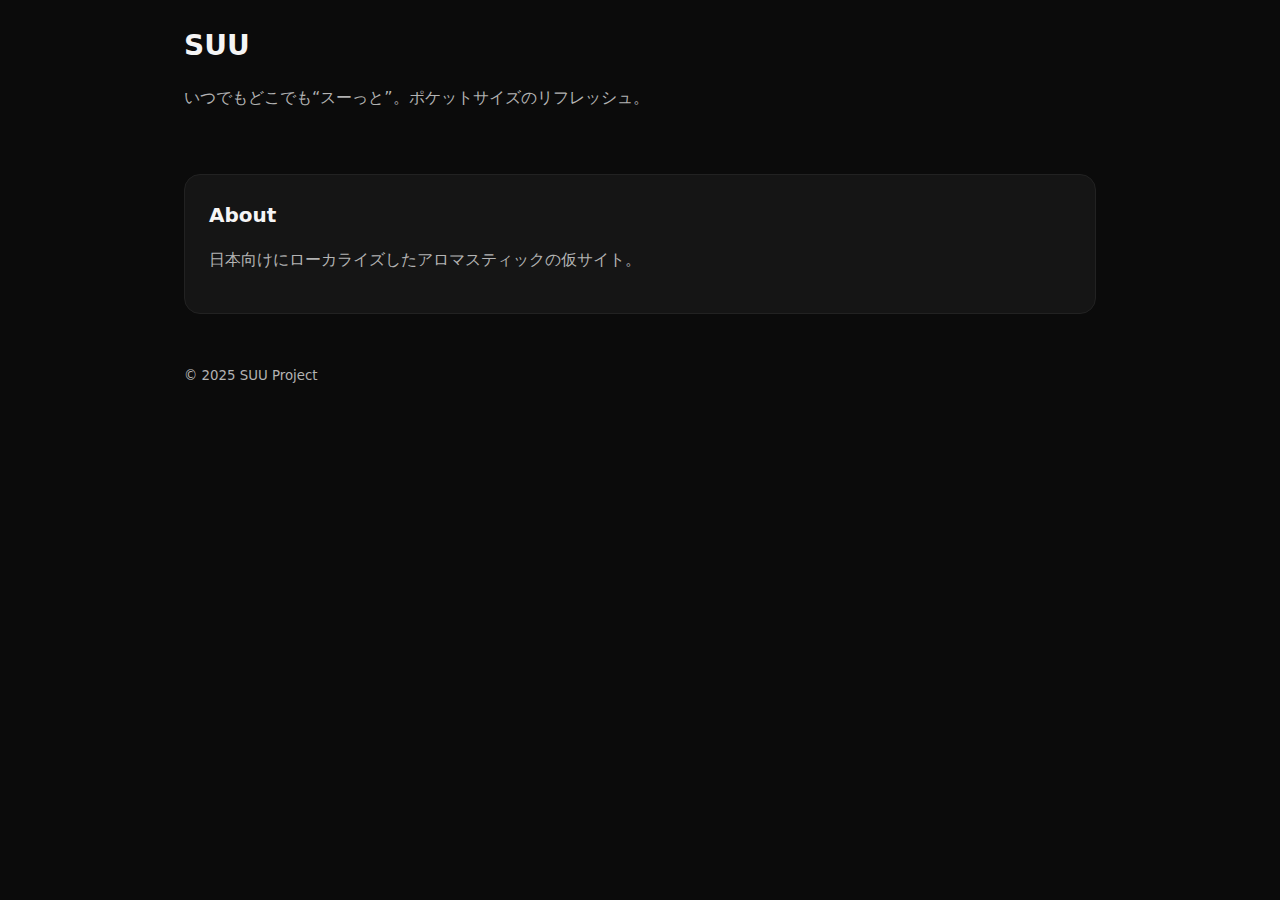
<file: index.html>
<!doctype html>
<html lang="ja">
<head>
  <meta charset="utf-8" />
  <meta name="viewport" content="width=device-width, initial-scale=1" />
  <title>SUU | Minimal Sample</title>
  <link rel="stylesheet" href="styles.css" />
</head>
<body>
  <header class="container">
    <h1>SUU</h1>
    <p>いつでもどこでも“スーっと”。ポケットサイズのリフレッシュ。</p>
  </header>

  <main class="container">
    <section class="card">
      <h2>About</h2>
      <p>日本向けにローカライズしたアロマスティックの仮サイト。</p>
    </section>
  </main>

  <footer class="container">
    <small>&copy; 2025 SUU Project</small>
  </footer>
</body>
</html>
</file>
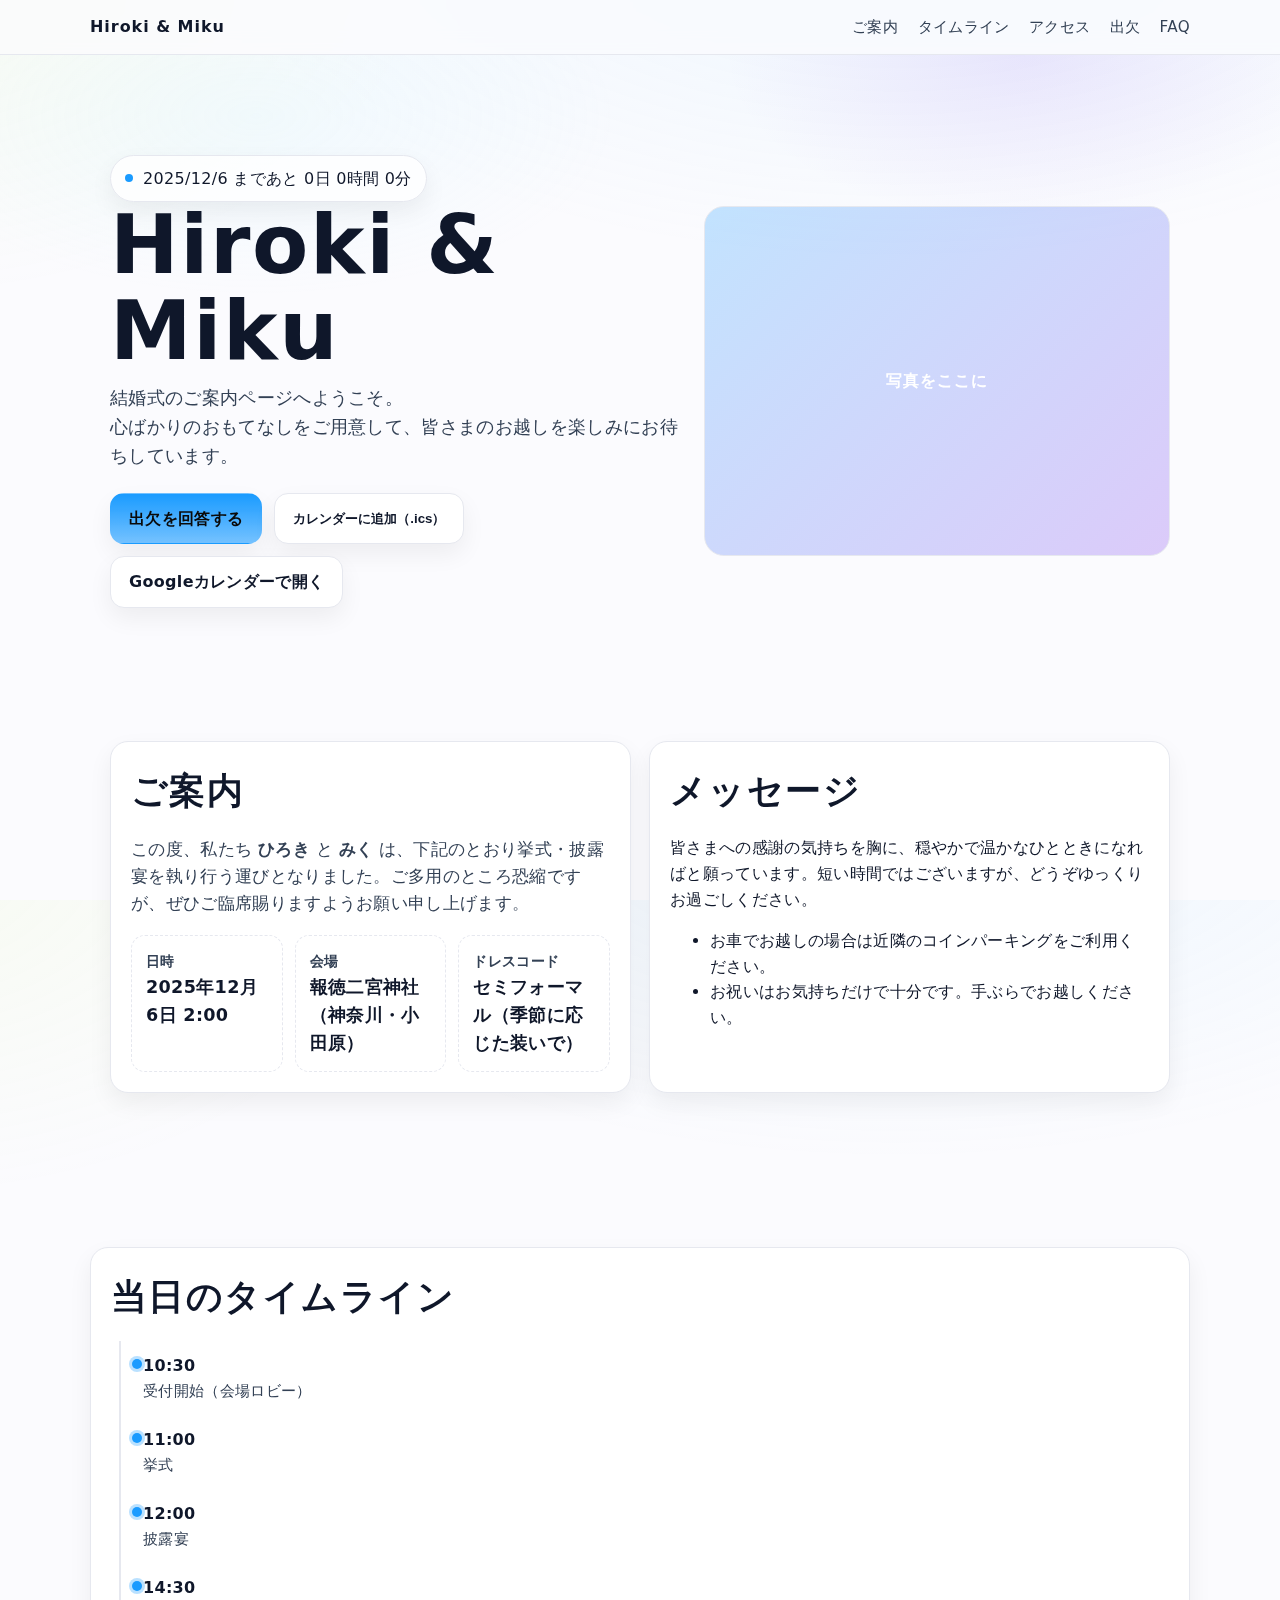
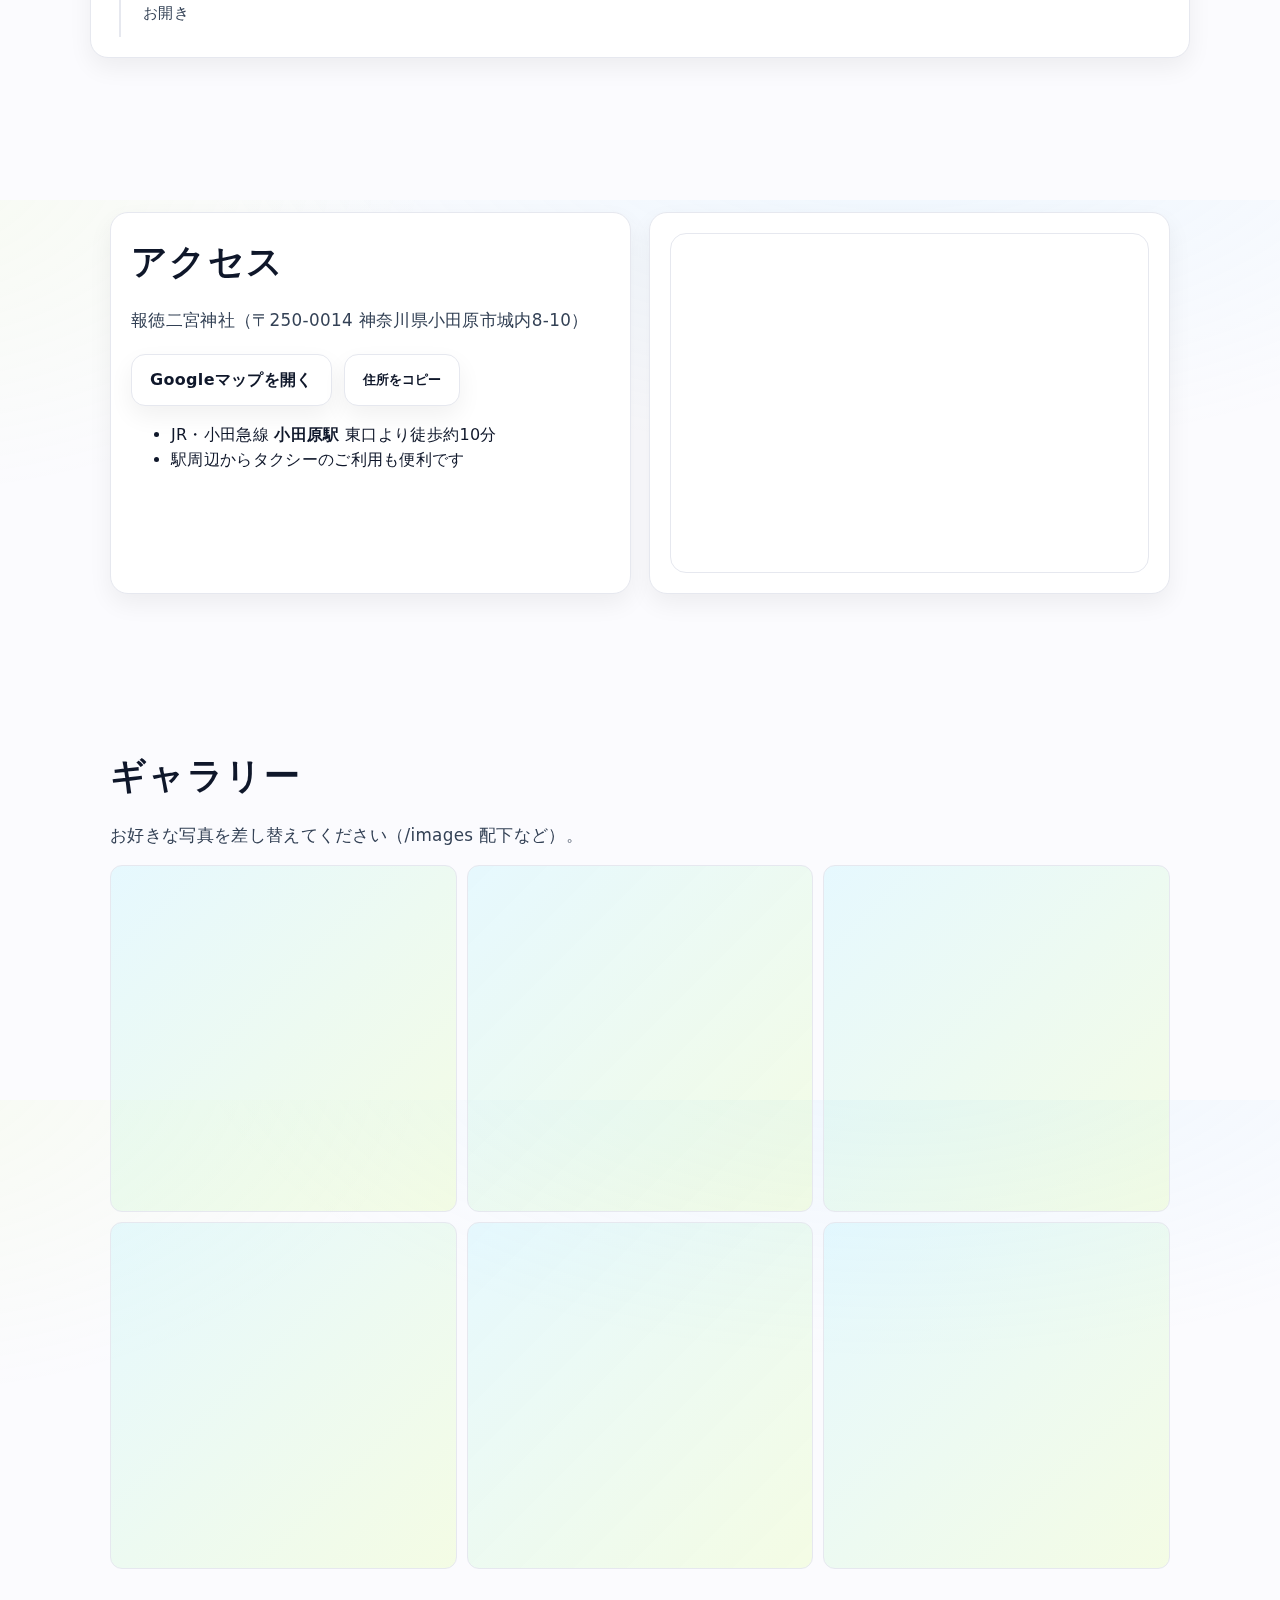
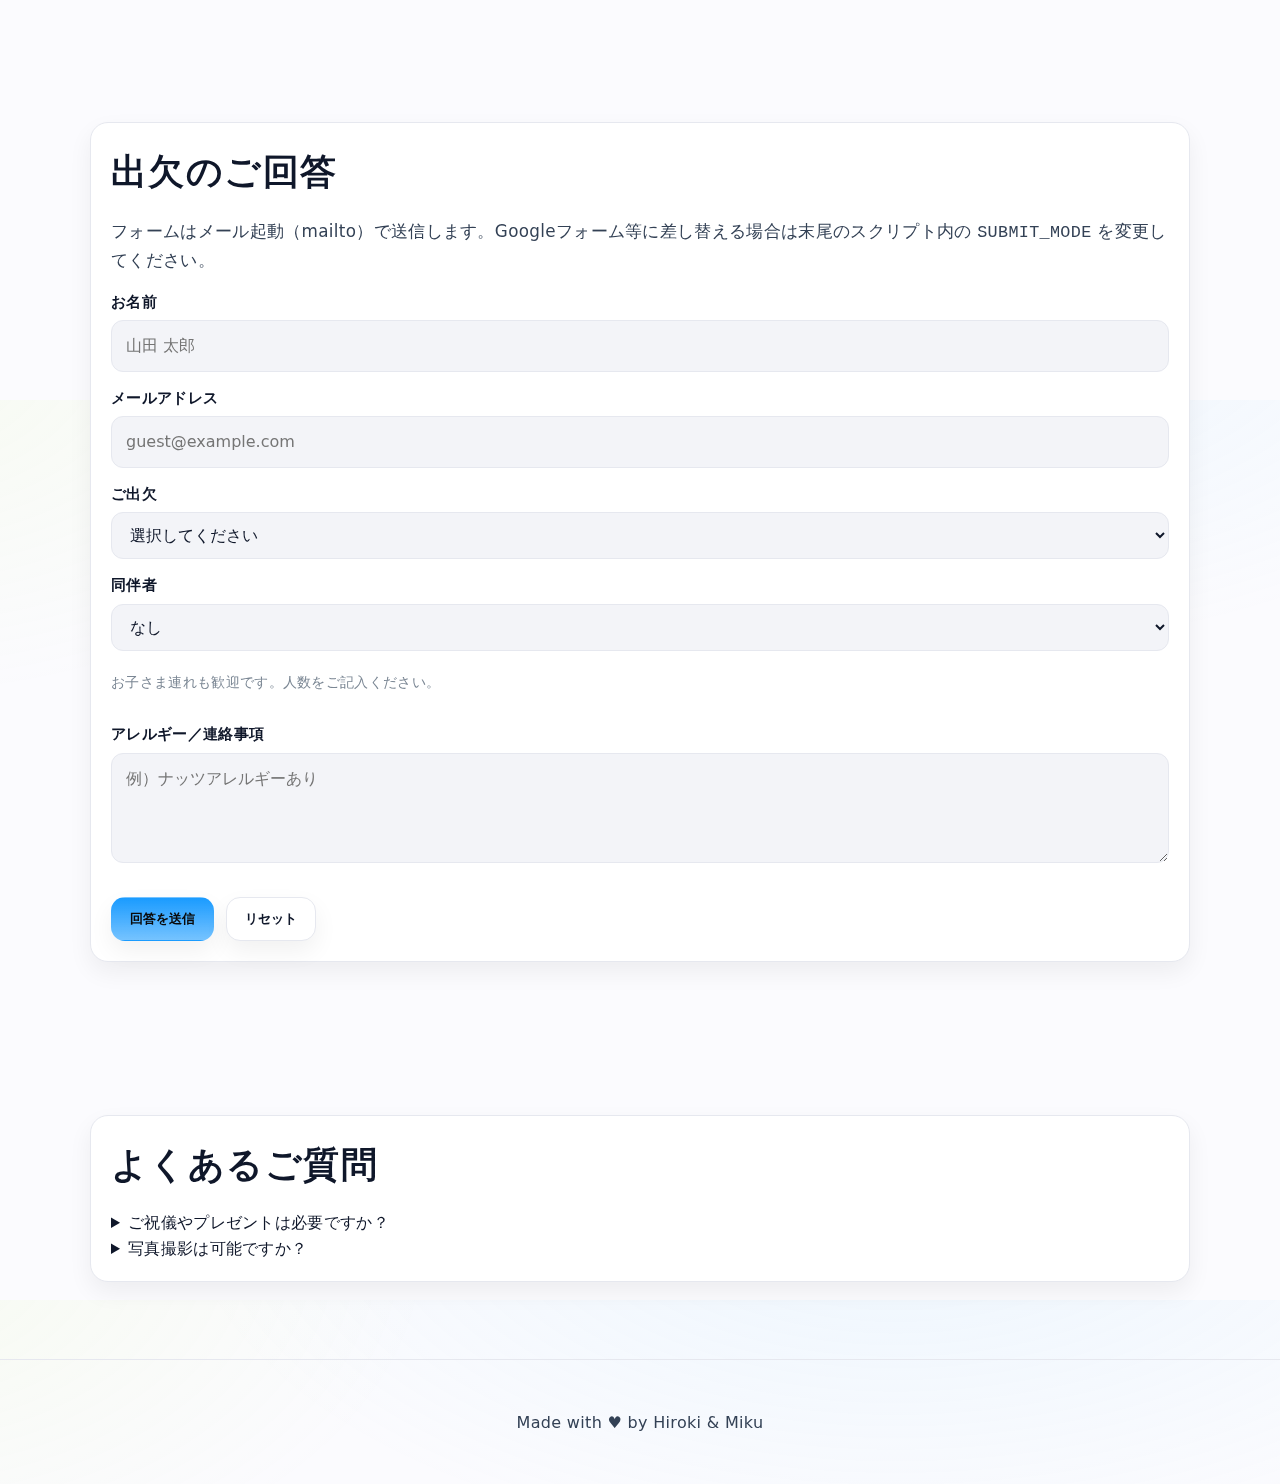
<file: hiroki_miku_wedding_invitation_index.html>
<!doctype html>
<html lang="ja">
  <head>
    <meta charset="utf-8" />
    <meta name="viewport" content="width=device-width, initial-scale=1" />
    <title>Hiroki & Miku | Wedding Invitation</title>
    <meta name="description" content="Hiroki & Miku の結婚式ご招待ページ。日時・会場・アクセス・出欠フォームをご確認ください。" />
    <meta property="og:title" content="Hiroki & Miku | Wedding Invitation" />
    <meta property="og:description" content="結婚式のご案内と出欠のご回答はこちら。" />
    <meta property="og:type" content="website" />
    <meta name="color-scheme" content="light dark" />
    <style>
      /* ==========================
         Base & Theme
      ========================== */
      :root {
        --bg: #0b0c10;
        --bg-soft: #111217;
        --card: #151821;
        --ink: #edf2f7;
        --ink-dim: #bac3cf;
        --accent: #d7ff7e; /* soft lime */
        --accent-2: #8ad6ff; /* soft blue */
        --link: #a7f0ff;
        --muted: #7b8794;
        --border: #262b36;
        --shadow: 0 10px 25px rgba(0,0,0,.25);
      }
      @media (prefers-color-scheme: light) {
        :root {
          --bg: #fbfbfe;
          --bg-soft: #f3f4f8;
          --card: #ffffff;
          --ink: #0f172a;
          --ink-dim: #334155;
          --accent: #1a9bff;
          --accent-2: #7c3aed;
          --link: #0046ff;
          --border: #e6e8ef;
          --shadow: 0 10px 25px rgba(10,10,10,.06);
        }
      }

      * { box-sizing: border-box; }
      html,body { height: 100%; }
      body {
        margin: 0;
        font-family: system-ui, -apple-system, "Segoe UI", Roboto, "Noto Sans JP", "Hiragino Kaku Gothic ProN", Meiryo, sans-serif;
        color: var(--ink);
        background: radial-gradient(1200px 600px at 70% -100px, rgba(138,214,255,.12), transparent 60%),
                    radial-gradient(800px 500px at -10% -50px, rgba(215,255,126,.10), transparent 70%),
                    var(--bg);
        line-height: 1.6;
        letter-spacing: .02em;
      }
      a { color: var(--link); text-decoration: none; }
      a:hover { text-decoration: underline; }

      .container { width: min(100%, 1100px); margin: 0 auto; padding: 0 20px; }

      /* ==========================
         Header / Hero
      ========================== */
      header {
        position: sticky; top: 0; z-index: 50;
        backdrop-filter: saturate(1.2) blur(10px);
        background: color-mix(in lab, var(--bg) 70%, transparent);
        border-bottom: 1px solid var(--border);
      }
      .nav { display: flex; align-items: center; justify-content: space-between; padding: 14px 0; }
      .brand { font-weight: 700; letter-spacing: .06em; }
      .nav a { margin-left: 14px; font-size: .95rem; color: var(--ink-dim); }
      .nav a:hover { color: var(--ink); }

      .hero {
        position: relative; isolation: isolate;
        padding: clamp(56px, 10vw, 100px) 0 clamp(36px, 6vw, 56px);
      }
      .hero::after {
        content: ""; position: absolute; inset: 0; z-index: -1;
        background: radial-gradient(600px 300px at 20% 10%, rgba(167,240,255,.12), transparent 60%),
                    radial-gradient(500px 280px at 80% 0%, rgba(124,58,237,.10), transparent 60%);
        pointer-events: none;
      }
      .title {
        font-size: clamp(40px, 9vw, 82px);
        font-weight: 800;
        line-height: 1.05;
        letter-spacing: .02em;
        margin: 0 0 10px;
      }
      .subtitle { color: var(--ink-dim); margin: 0 0 22px; font-size: clamp(16px, 2.3vw, 18px); }
      .pill {
        display: inline-flex; align-items: center; gap: 10px;
        padding: 10px 14px; border: 1px solid var(--border);
        border-radius: 999px; background: color-mix(in lab, var(--card) 80%, transparent);
        box-shadow: var(--shadow);
      }
      .pill .dot { width: 8px; height: 8px; background: var(--accent); border-radius: 50%; display: inline-block; }
      .hero-actions { display: flex; flex-wrap: wrap; gap: 12px; margin-top: 20px; }
      .btn {
        display: inline-flex; align-items: center; justify-content: center; gap: 10px;
        padding: 12px 18px; border-radius: 14px; border: 1px solid var(--border);
        background: var(--card); color: var(--ink); font-weight: 600;
        box-shadow: var(--shadow); cursor: pointer;
      }
      .btn:hover { transform: translateY(-1px); }
      .btn.primary { background: linear-gradient(180deg, var(--accent), color-mix(in lab, var(--accent) 60%, #fff 0%)); color: #0a0a0a; border-color: transparent; }

      /* ==========================
         Sections
      ========================== */
      section { padding: clamp(40px, 6vw, 80px) 0; }
      h2 { font-size: clamp(24px, 4.5vw, 36px); margin: 0 0 16px; letter-spacing: .04em; }
      p.lead { color: var(--ink-dim); font-size: 1.05rem; }

      .card { background: var(--card); border: 1px solid var(--border); border-radius: 18px; padding: 20px; box-shadow: var(--shadow); }
      .grid { display: grid; gap: 18px; }
      .grid.cols-3 { grid-template-columns: repeat(3, 1fr); }
      .grid.cols-2 { grid-template-columns: repeat(2, 1fr); }
      @media (max-width: 900px) { .grid.cols-3 { grid-template-columns: 1fr; } }
      @media (max-width: 720px) { .grid.cols-2 { grid-template-columns: 1fr; } }

      .kv { display: grid; grid-template-columns: 1.1fr .9fr; gap: 24px; align-items: center; }
      @media (max-width: 900px) { .kv { grid-template-columns: 1fr; } }

      .photo {
        aspect-ratio: 4 / 3; border-radius: 20px; overflow: hidden; border: 1px solid var(--border);
        background: linear-gradient(135deg, rgba(26,155,255,.25), rgba(124,58,237,.25));
        display: grid; place-items: center; color: #fff; font-weight: 700; letter-spacing: .06em;
      }

      .facts { display: grid; grid-template-columns: repeat(3, 1fr); gap: 12px; margin-top: 18px; }
      @media (max-width: 700px) { .facts { grid-template-columns: 1fr; } }
      .fact { padding: 14px; border: 1px dashed var(--border); border-radius: 14px; }
      .fact b { display: block; font-size: .9rem; color: var(--ink-dim); }
      .fact span { font-size: 1.1rem; font-weight: 700; }

      .timeline { position: relative; padding-left: 22px; }
      .timeline::before { content: ""; position: absolute; left: 8px; top: 0; bottom: 0; width: 2px; background: var(--border); }
      .tl-item { position: relative; padding: 12px 0 12px 10px; }
      .tl-item::before { content: ""; position: absolute; left: -1px; top: 18px; width: 10px; height: 10px; background: var(--accent); border-radius: 50%; box-shadow: 0 0 0 3px color-mix(in lab, var(--accent) 30%, transparent); }
      .tl-time { font-weight: 700; }
      .tl-note { color: var(--ink-dim); font-size: .95rem; }

      .map { width: 100%; height: 340px; border: 1px solid var(--border); border-radius: 16px; overflow: hidden; }
      iframe { width: 100%; height: 100%; border: 0; }

      form.rsvp { display: grid; gap: 14px; }
      .field { display: grid; gap: 6px; }
      label { font-weight: 600; font-size: .95rem; }
      input[type="text"], input[type="email"], textarea, select {
        background: var(--bg-soft); color: var(--ink); border: 1px solid var(--border); border-radius: 12px;
        padding: 12px 14px; font: inherit; outline: none;
      }
      textarea { min-height: 110px; resize: vertical; }
      .hint { color: var(--muted); font-size: .9rem; }

      .gallery { display: grid; grid-template-columns: repeat(3, 1fr); gap: 10px; }
      @media (max-width: 900px) { .gallery { grid-template-columns: repeat(2, 1fr); } }
      @media (max-width: 600px) { .gallery { grid-template-columns: 1fr; } }
      .thumb { aspect-ratio: 1 / 1; border-radius: 12px; background: linear-gradient(135deg, rgba(167,240,255,.25), rgba(215,255,126,.2)); border: 1px solid var(--border); }

      footer { padding: 50px 0; color: var(--ink-dim); text-align: center; border-top: 1px solid var(--border); }

      /* Print (for紙の招待状) */
      @media print {
        header, .hero-actions, .gallery, .map, .rsvp-actions { display: none !important; }
        body { background: #fff; color: #111; }
        .card { border-color: #ddd; }
      }
    </style>
  </head>
  <body>
    <header>
      <div class="container nav">
        <div class="brand">Hiroki & Miku</div>
        <nav aria-label="メイン">
          <a href="#details">ご案内</a>
          <a href="#schedule">タイムライン</a>
          <a href="#access">アクセス</a>
          <a href="#rsvp">出欠</a>
          <a href="#faq">FAQ</a>
        </nav>
      </div>
    </header>

    <main>
      <!-- Hero -->
      <section class="hero">
        <div class="container kv">
          <div>
            <div class="pill" aria-live="polite" aria-atomic="true">
              <span class="dot" aria-hidden="true"></span>
              <span id="countdown">12/06/2025 まであと — 日</span>
            </div>
            <h1 class="title">Hiroki & Miku</h1>
            <p class="subtitle">結婚式のご案内ページへようこそ。<br/>心ばかりのおもてなしをご用意して、皆さまのお越しを楽しみにお待ちしています。</p>
            <div class="hero-actions">
              <a class="btn primary" href="#rsvp" aria-label="出欠回答に進む">出欠を回答する</a>
              <button class="btn" id="addToCalendar" type="button">カレンダーに追加（.ics）</button>
              <a class="btn" id="addToGoogle" target="_blank" rel="noopener" href="#">Googleカレンダーで開く</a>
            </div>
          </div>
          <div class="photo" role="img" aria-label="二人のイメージ写真（差し替え推奨）">
            写真をここに
          </div>
        </div>
      </section>

      <!-- Details -->
      <section id="details">
        <div class="container grid cols-2">
          <div class="card">
            <h2>ご案内</h2>
            <p class="lead">この度、私たち <strong>ひろき</strong> と <strong>みく</strong> は、下記のとおり挙式・披露宴を執り行う運びとなりました。ご多用のところ恐縮ですが、ぜひご臨席賜りますようお願い申し上げます。</p>
            <div class="facts">
              <div class="fact"><b>日時</b><span id="factDate">2025年12月6日（土） 11:00〜</span></div>
              <div class="fact"><b>会場</b><span id="factVenue">報徳二宮神社（神奈川・小田原）</span></div>
              <div class="fact"><b>ドレスコード</b><span>セミフォーマル（季節に応じた装いで）</span></div>
            </div>
          </div>
          <div class="card">
            <h2>メッセージ</h2>
            <p>皆さまへの感謝の気持ちを胸に、穏やかで温かなひとときになればと願っています。短い時間ではございますが、どうぞゆっくりお過ごしください。</p>
            <ul>
              <li>お車でお越しの場合は近隣のコインパーキングをご利用ください。</li>
              <li>お祝いはお気持ちだけで十分です。手ぶらでお越しください。</li>
            </ul>
          </div>
        </div>
      </section>

      <!-- Schedule -->
      <section id="schedule">
        <div class="container card">
          <h2>当日のタイムライン</h2>
          <div class="timeline" id="timeline">
            <div class="tl-item">
              <div class="tl-time">10:30</div>
              <div class="tl-note">受付開始（会場ロビー）</div>
            </div>
            <div class="tl-item">
              <div class="tl-time">11:00</div>
              <div class="tl-note">挙式</div>
            </div>
            <div class="tl-item">
              <div class="tl-time">12:00</div>
              <div class="tl-note">披露宴</div>
            </div>
            <div class="tl-item">
              <div class="tl-time">14:30</div>
              <div class="tl-note">お開き</div>
            </div>
          </div>
        </div>
      </section>

      <!-- Access -->
      <section id="access">
        <div class="container grid cols-2">
          <div class="card">
            <h2>アクセス</h2>
            <p class="lead" id="venueAddress">報徳二宮神社（〒250-0014 神奈川県小田原市城内8-10）</p>
            <div class="hero-actions">
              <a class="btn" id="openMap" target="_blank" rel="noopener" href="#">Googleマップを開く</a>
              <button class="btn" id="copyAddress" type="button">住所をコピー</button>
            </div>
            <ul>
              <li>JR・小田急線 <strong>小田原駅</strong> 東口より徒歩約10分</li>
              <li>駅周辺からタクシーのご利用も便利です</li>
            </ul>
          </div>
          <div class="card">
            <div class="map" aria-label="地図">
              <iframe id="mapFrame" loading="lazy" referrerpolicy="no-referrer-when-downgrade" src=""></iframe>
            </div>
          </div>
        </div>
      </section>

      <!-- Gallery (optional images) -->
      <section>
        <div class="container">
          <h2>ギャラリー</h2>
          <p class="lead">お好きな写真を差し替えてください（/images 配下など）。</p>
          <div class="gallery">
            <div class="thumb"></div>
            <div class="thumb"></div>
            <div class="thumb"></div>
            <div class="thumb"></div>
            <div class="thumb"></div>
            <div class="thumb"></div>
          </div>
        </div>
      </section>

      <!-- RSVP -->
      <section id="rsvp">
        <div class="container card">
          <h2>出欠のご回答</h2>
          <p class="lead">フォームはメール起動（mailto）で送信します。Googleフォーム等に差し替える場合は末尾のスクリプト内の <code>SUBMIT_MODE</code> を変更してください。</p>
          <form class="rsvp" id="rsvpForm">
            <div class="field">
              <label for="name">お名前</label>
              <input id="name" name="name" type="text" required placeholder="山田 太郎" />
            </div>
            <div class="field">
              <label for="email">メールアドレス</label>
              <input id="email" name="email" type="email" required placeholder="guest@example.com" />
            </div>
            <div class="field">
              <label for="attend">ご出欠</label>
              <select id="attend" name="attend" required>
                <option value="" hidden>選択してください</option>
                <option value="attend">出席します</option>
                <option value="absent">欠席します</option>
              </select>
            </div>
            <div class="field">
              <label for="guests">同伴者</label>
              <select id="guests" name="guests">
                <option value="0" selected>なし</option>
                <option value="1">1名</option>
                <option value="2">2名</option>
              </select>
              <p class="hint">お子さま連れも歓迎です。人数をご記入ください。</p>
            </div>
            <div class="field">
              <label for="memo">アレルギー／連絡事項</label>
              <textarea id="memo" name="memo" placeholder="例）ナッツアレルギーあり"></textarea>
            </div>
            <div class="hero-actions rsvp-actions">
              <button class="btn primary" type="submit">回答を送信</button>
              <button class="btn" type="reset">リセット</button>
            </div>
          </form>
        </div>
      </section>

      <!-- FAQ -->
      <section id="faq">
        <div class="container card">
          <h2>よくあるご質問</h2>
          <details>
            <summary>ご祝儀やプレゼントは必要ですか？</summary>
            <p>お気持ちだけで十分です。身軽にお越しください。</p>
          </details>
          <details>
            <summary>写真撮影は可能ですか？</summary>
            <p>挙式中の撮影はご遠慮ください。披露宴は歓迎です。</p>
          </details>
        </div>
      </section>
    </main>

    <footer>
      <div class="container">
        Made with ♥︎ by Hiroki & Miku
      </div>
    </footer>

    <script>
      // ==========================
      // Config – ここを編集すると一括で内容が変わります
      // ==========================
      const CONFIG = {
        couple: { groom: "Hiroki", bride: "Miku" },
        // 式の日時（JST）
        start: "2025-12-06T11:00:00+09:00",
        end:   "2025-12-06T15:00:00+09:00",
        title: "Hiroki & Miku Wedding",
        // 会場情報
        venue: {
          name: "報徳二宮神社",
          address: "〒250-0014 神奈川県小田原市城内8-10",
          mapQuery: "報徳二宮神社 小田原"
        },
        // 出欠送信先（mailto方式）
        rsvp: {
          to: "you@example.com", // ← あなたのメールに変更
          subject: "【出欠回答】Hiroki & Miku Wedding",
        },
        // 送信モード: "mailto" | "webhook" (例: Googleフォーム/Apps Script等)
        SUBMIT_MODE: "mailto",
        webhookEndpoint: "", // SUBMIT_MODEがwebhookのときに使用
        timezone: "Asia/Tokyo",
      };

      // ==========================
      // Helpers
      // ==========================
      const $ = (sel, el = document) => el.querySelector(sel);
      const fmtDateJP = (iso) => {
        const d = new Date(iso);
        const f = new Intl.DateTimeFormat('ja-JP', { dateStyle: 'long', timeStyle: 'short' });
        return f.format(d);
      };
      const icsDate = (iso) => {
        const d = new Date(iso);
        // → UTC YYYYMMDDTHHMMSSZ
        const pad = (n) => String(n).padStart(2, '0');
        return `${d.getUTCFullYear()}${pad(d.getUTCMonth()+1)}${pad(d.getUTCDate())}T${pad(d.getUTCHours())}${pad(d.getUTCMinutes())}${pad(d.getUTCSeconds())}Z`;
      };

      // ==========================
      // Countdown
      // ==========================
      function startCountdown() {
        const el = document.getElementById('countdown');
        const target = new Date(CONFIG.start).getTime();
        const tick = () => {
          const now = Date.now();
          const diff = Math.max(0, target - now);
          const days = Math.floor(diff / (1000*60*60*24));
          const hours = Math.floor((diff / (1000*60*60)) % 24);
          const minutes = Math.floor((diff / (1000*60)) % 60);
          el.textContent = `${new Date(CONFIG.start).toLocaleDateString('ja-JP')} まであと ${days}日 ${hours}時間 ${minutes}分`;
        };
        tick();
        setInterval(tick, 60 * 1000);
      }

      // ==========================
      // Fill facts & map links
      // ==========================
      function hydrateFacts() {
        document.getElementById('factDate').textContent = fmtDateJP(CONFIG.start);
        document.getElementById('factVenue').textContent = `${CONFIG.venue.name}（神奈川・小田原）`;
        const addrEl = document.getElementById('venueAddress');
        addrEl.textContent = `${CONFIG.venue.name}（${CONFIG.venue.address}）`;

        const q = encodeURIComponent(CONFIG.venue.mapQuery || `${CONFIG.venue.name} ${CONFIG.venue.address}`);
        const gmap = `https://www.google.com/maps/search/?api=1&query=${q}`;
        const gmapEmbed = `https://www.google.com/maps?q=${q}&output=embed`;
        const openMap = document.getElementById('openMap');
        const mapFrame = document.getElementById('mapFrame');
        openMap.href = gmap;
        mapFrame.src = gmapEmbed;

        document.getElementById('copyAddress').addEventListener('click', async () => {
          await navigator.clipboard.writeText(`${CONFIG.venue.name} ${CONFIG.venue.address}`);
          alert('住所をコピーしました');
        });
      }

      // ==========================
      // Calendar buttons
      // ==========================
      function setupCalendarButtons() {
        const icsBtn = document.getElementById('addToCalendar');
        const gcal = document.getElementById('addToGoogle');
        const DTSTART = icsDate(CONFIG.start);
        const DTEND  = icsDate(CONFIG.end);

        icsBtn.addEventListener('click', () => {
          const ics = `BEGIN:VCALENDAR\nVERSION:2.0\nPRODID:-//Hiroki & Miku//Invitation//JP\nBEGIN:VEVENT\nUID:${crypto.randomUUID()}\nDTSTAMP:${icsDate(new Date().toISOString())}\nDTSTART:${DTSTART}\nDTEND:${DTEND}\nSUMMARY:${CONFIG.title}\nLOCATION:${CONFIG.venue.name} ${CONFIG.venue.address}\nDESCRIPTION:ご招待ページ: ${location.href}\nEND:VEVENT\nEND:VCALENDAR`;
          const blob = new Blob([ics], { type: 'text/calendar;charset=utf-8' });
          const a = document.createElement('a');
          a.href = URL.createObjectURL(blob);
          a.download = `${CONFIG.title.replaceAll(' ', '_')}.ics`;
          document.body.appendChild(a); a.click(); a.remove();
        });

        const gUrl = new URL('https://calendar.google.com/calendar/render');
        gUrl.searchParams.set('action', 'TEMPLATE');
        gUrl.searchParams.set('text', CONFIG.title);
        gUrl.searchParams.set('dates', `${DTSTART}/${DTEND}`);
        gUrl.searchParams.set('location', `${CONFIG.venue.name} ${CONFIG.venue.address}`);
        gUrl.searchParams.set('details', 'ご招待ページ: ' + location.href);
        gcal.href = gUrl.toString();
      }

      // ==========================
      // RSVP form submit
      // ==========================
      function setupRSVP() {
        const form = document.getElementById('rsvpForm');
        form.addEventListener('submit', async (e) => {
          e.preventDefault();
          const data = Object.fromEntries(new FormData(form).entries());
          const lines = [
            `お名前: ${data.name}`,
            `メール: ${data.email}`,
            `出欠: ${data.attend === 'attend' ? '出席' : '欠席'}`,
            `同伴者: ${data.guests}名`,
            `メモ: ${data.memo || ''}`,
            `送信時刻: ${new Date().toLocaleString('ja-JP')}`
          ];

          if (CONFIG.SUBMIT_MODE === 'mailto') {
            const body = encodeURIComponent(lines.join('\n'));
            const subject = encodeURIComponent(CONFIG.rsvp.subject);
            const to = CONFIG.rsvp.to;
            window.location.href = `mailto:${to}?subject=${subject}&body=${body}`;
            alert('メール送信画面が開きます。内容をご確認のうえ送信してください。');
          } else if (CONFIG.SUBMIT_MODE === 'webhook' && CONFIG.webhookEndpoint) {
            try {
              const res = await fetch(CONFIG.webhookEndpoint, { method: 'POST', headers: { 'Content-Type': 'application/json' }, body: JSON.stringify({ ...data, event: CONFIG.title }) });
              if (!res.ok) throw new Error('送信エラー');
              alert('送信しました。ご回答ありがとうございます！');
              form.reset();
            } catch (err) {
              console.error(err);
              alert('送信に失敗しました。しばらくしてから再度お試しください。');
            }
          } else {
            alert('送信設定（SUBMIT_MODE）が未設定です。');
          }
        });
      }

      // Init
      startCountdown();
      hydrateFacts();
      setupCalendarButtons();
      setupRSVP();
    </script>
  </body>
</html>
</file>
<file: styles.css>
:root { --bg:#0b0b0b; --fg:#f5f5f5; --muted:#b3b3b3; --card:#151515; }
*{box-sizing:border-box} html,body{margin:0;padding:0}
body{background:var(--bg);color:var(--fg);font:16px/1.6 -apple-system,BlinkMacSystemFont,"Segoe UI",Roboto,system-ui,"Hiragino Kaku Gothic ProN","Noto Sans JP",sans-serif}
.container{max-width:960px;margin:0 auto;padding:24px}
h1{font-size:28px;margin:0 0 8px}
h2{font-size:20px;margin:0 0 8px}
p,small{color:var(--muted)}
.card{background:var(--card);border:1px solid #222;border-radius:16px;padding:24px}
a{color:inherit}
</file>
